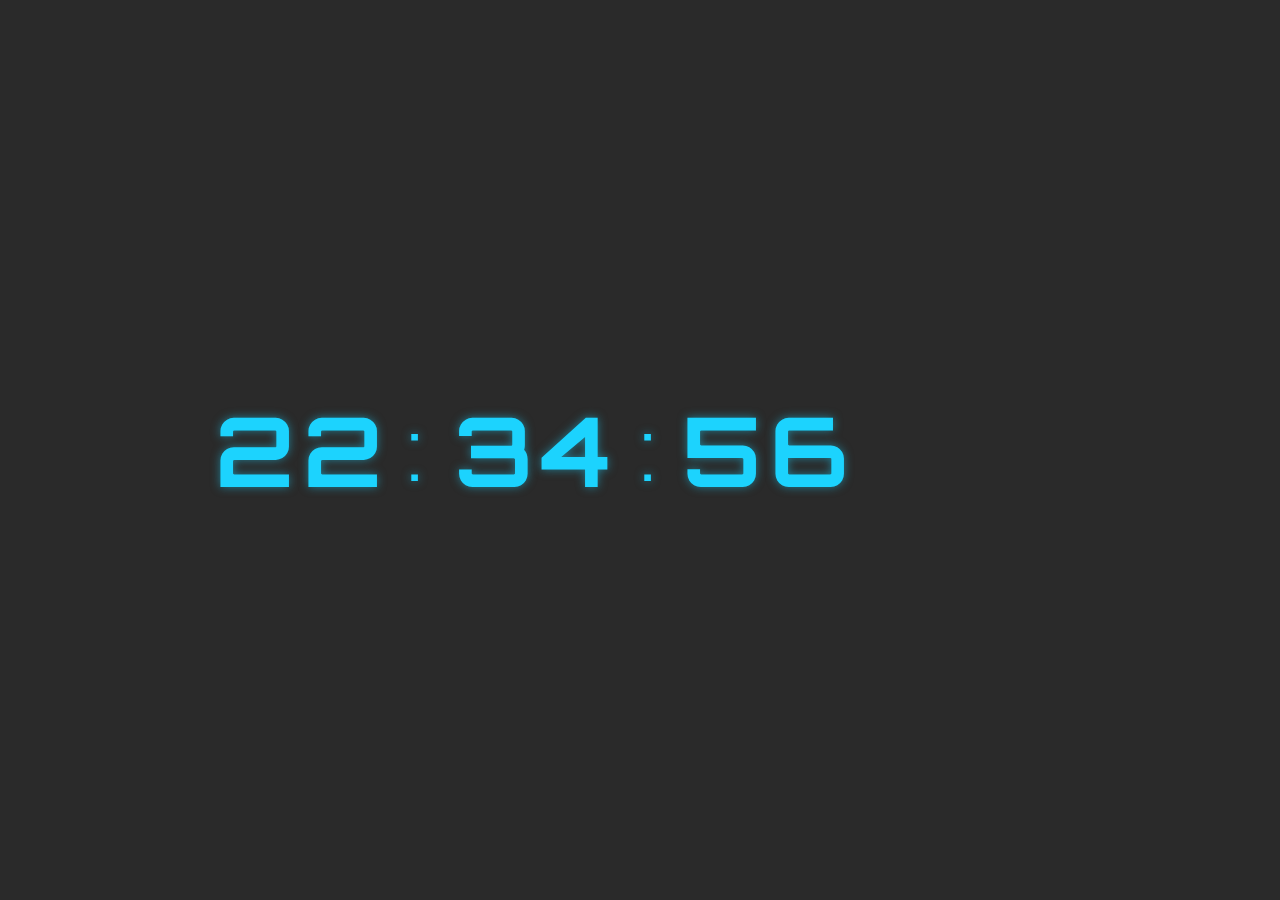
<file: clock/index.html>
<!DOCTYPE html>
<html lang="en">
  <head>
    <meta charset="UTF-8" />
    <meta http-equiv="X-UA-Compatible" content="IE=edge" />
    <meta name="viewport" content="width=device-width, initial-scale=1.0" />
    <link rel="stylesheet" href="css/style.css" />
    <title>Document</title>
  </head>
  <body>
    <div class="timer-container">
      <div class="hour" id="hour"><h1>22</h1></div>
      <span>:</span>
      <div class="minute" id="minute"><h1>34</h1></div>
      <span>:</span>
      <div class="sekund" id="second"><h1>56</h1></div>
      <div class="convention" id="convention"><h1></h1></div>
    </div>
    <script src="js/script.js"></script>
  </body>
</html>
</file>
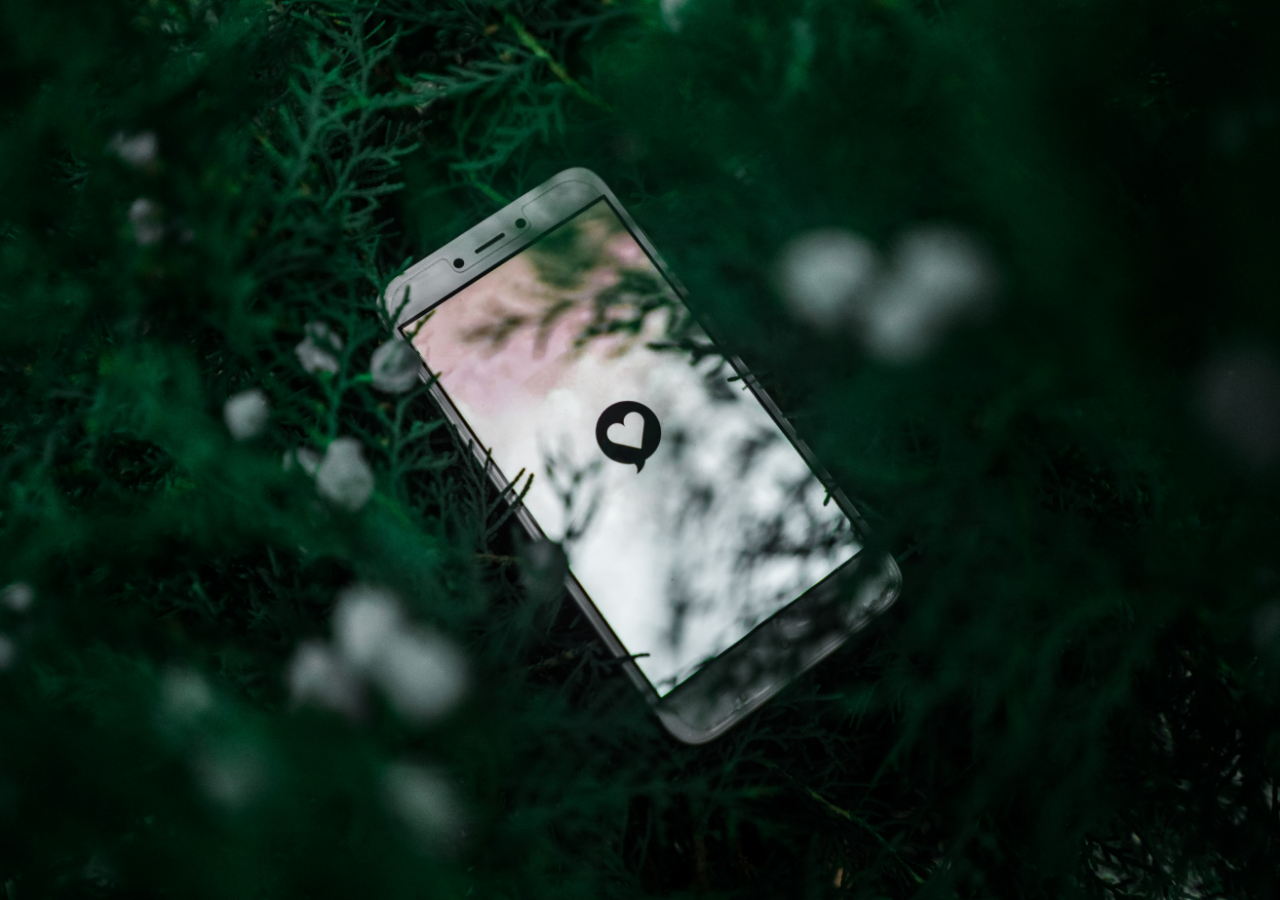
<file: creative snow/index.html>
<!DOCTYPE html>
<html lang="en">
<head>
    <meta charset="UTF-8">
    <meta http-equiv="X-UA-Compatible" content="IE=edge">
    <meta name="viewport" content="width=device-width, initial-scale=1.0">
    <link rel="stylesheet" href="https://cdnjs.cloudflare.com/ajax/libs/font-awesome/6.1.1/css/all.min.css" integrity="sha512-KfkfwYDsLkIlwQp6LFnl8zNdLGxu9YAA1QvwINks4PhcElQSvqcyVLLD9aMhXd13uQjoXtEKNosOWaZqXgel0g==" crossorigin="anonymous" referrerpolicy="no-referrer" />
    <link rel="stylesheet" href="style.css">
    <title>Creative snow || Ansor</title>
</head>
<body>
    <div class="container">
        <!-- <i class="fa-brands fa-telegram"></i>
        <i class="fa-brands fa-instagram"></i>
        <i class="fa-brands fa-facebook"></i>
        <i class="fa-brands fa-youtube"></i> -->
    </div>

    <script src="script.js"></script>
</body>
</html>
</file>
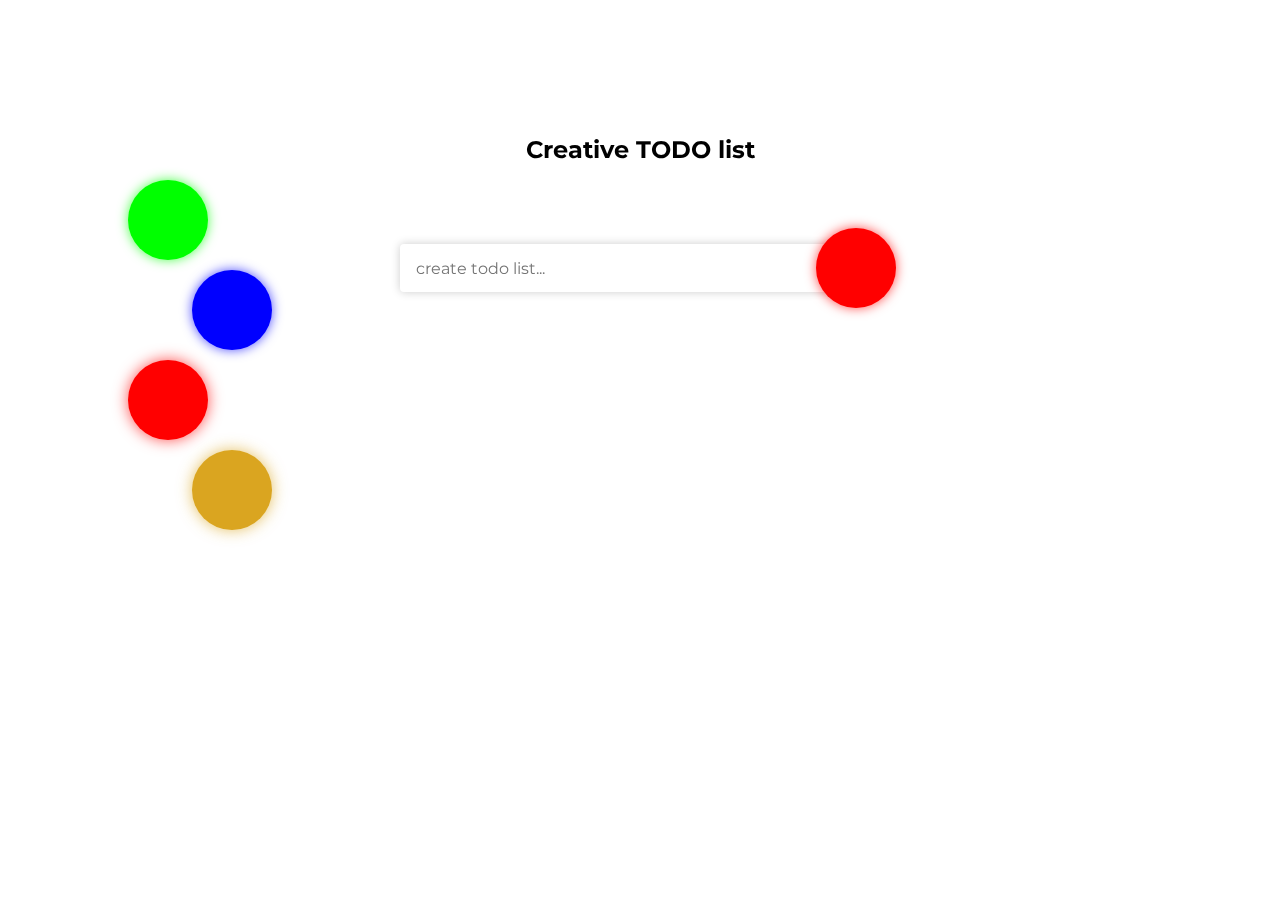
<file: creative todo easy/index.html>
<!DOCTYPE html>
<html lang="en">
  <head>
    <meta charset="UTF-8" />
    <meta http-equiv="X-UA-Compatible" content="IE=edge" />
    <meta name="viewport" content="width=device-width, initial-scale=1.0" />
    <link
      rel="stylesheet"
      href="https://cdnjs.cloudflare.com/ajax/libs/font-awesome/6.1.1/css/all.min.css"
      integrity="sha512-KfkfwYDsLkIlwQp6LFnl8zNdLGxu9YAA1QvwINks4PhcElQSvqcyVLLD9aMhXd13uQjoXtEKNosOWaZqXgel0g=="
      crossorigin="anonymous"
      referrerpolicy="no-referrer"
    />
    <link rel="stylesheet" href="css/style.css" />
    <title>Todo app</title>
  </head>
  <body>
    <div class="circle"><i class="fa-solid fa-circle"></i></div>
    <div class="circle"><i class="fa-solid fa-circle-plus"></i></div>
    <div class="circle"><i class="fa-solid fa-circle"></i></div>
    <div class="circle"><i class="fa-solid fa-circle-check"></i></div>

    <div class="container">
      <h2>Creative TODO list</h2>
      <div class="create-todo">
        <input type="text" id="input" placeholder="create todo list..." />
        <button class="plus" id="add">
          <i class="fa-solid fa-circle-plus"></i>
        </button>
      </div>
      <div class="todo-container"></div>
      </div>
    </div>

    <script src="js/script.js"></script>
  </body>
</html>
</file>
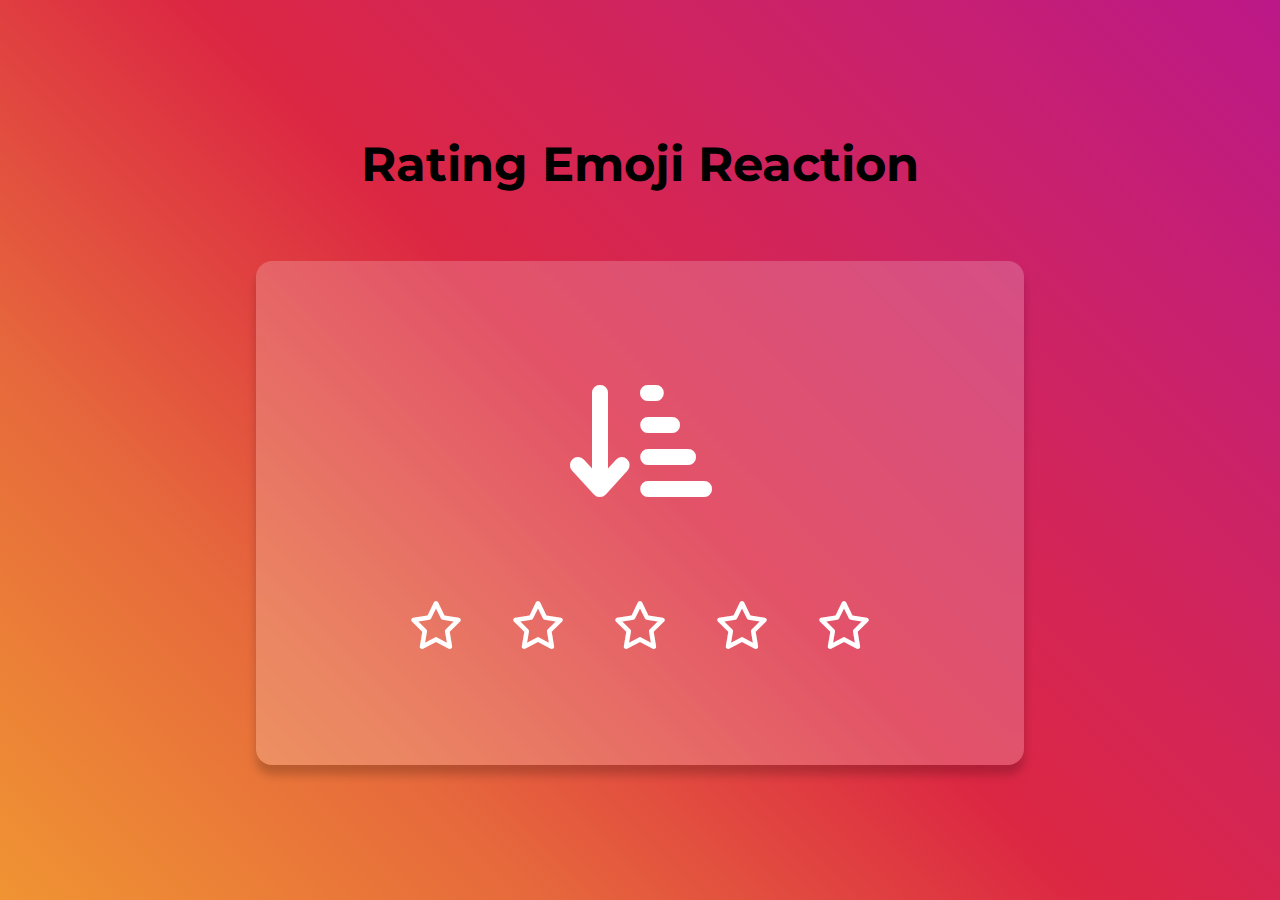
<file: emoji rating/index.html>
<!DOCTYPE html>
<html lang="en">
<head>
    <meta charset="UTF-8">
    <meta http-equiv="X-UA-Compatible" content="IE=edge">
    <meta name="viewport" content="width=device-width, initial-scale=1.0">
    <title>Document</title>
    <link rel="stylesheet" href="style.css">
    <link rel="stylesheet" href="https://cdnjs.cloudflare.com/ajax/libs/font-awesome/6.0.0/css/all.min.css" integrity="sha512-9usAa10IRO0HhonpyAIVpjrylPvoDwiPUiKdWk5t3PyolY1cOd4DSE0Ga+ri4AuTroPR5aQvXU9xC6qOPnzFeg==" crossorigin="anonymous" referrerpolicy="no-referrer" />
</head>
<body>
    <div class="container">
        <h2>Rating Emoji Reaction</h2>
        <main>
            <header>
                <i class="fa-solid fa-arrow-down-short-wide start"></i>
            </header>
            <div class="button">
                <i id="1" class="fa-regular fa-star sty"></i>
                <i id="2" class="fa-regular fa-star sty"></i>
                <i id="3" class="fa-regular fa-star sty"></i>
                <i id="4" class="fa-regular fa-star sty"></i>
                <i id="5" class="fa-regular fa-star sty"></i>
            </div>
        </main>
    </div>
    <script src="script.js"></script>
</body>
</html>
</file>
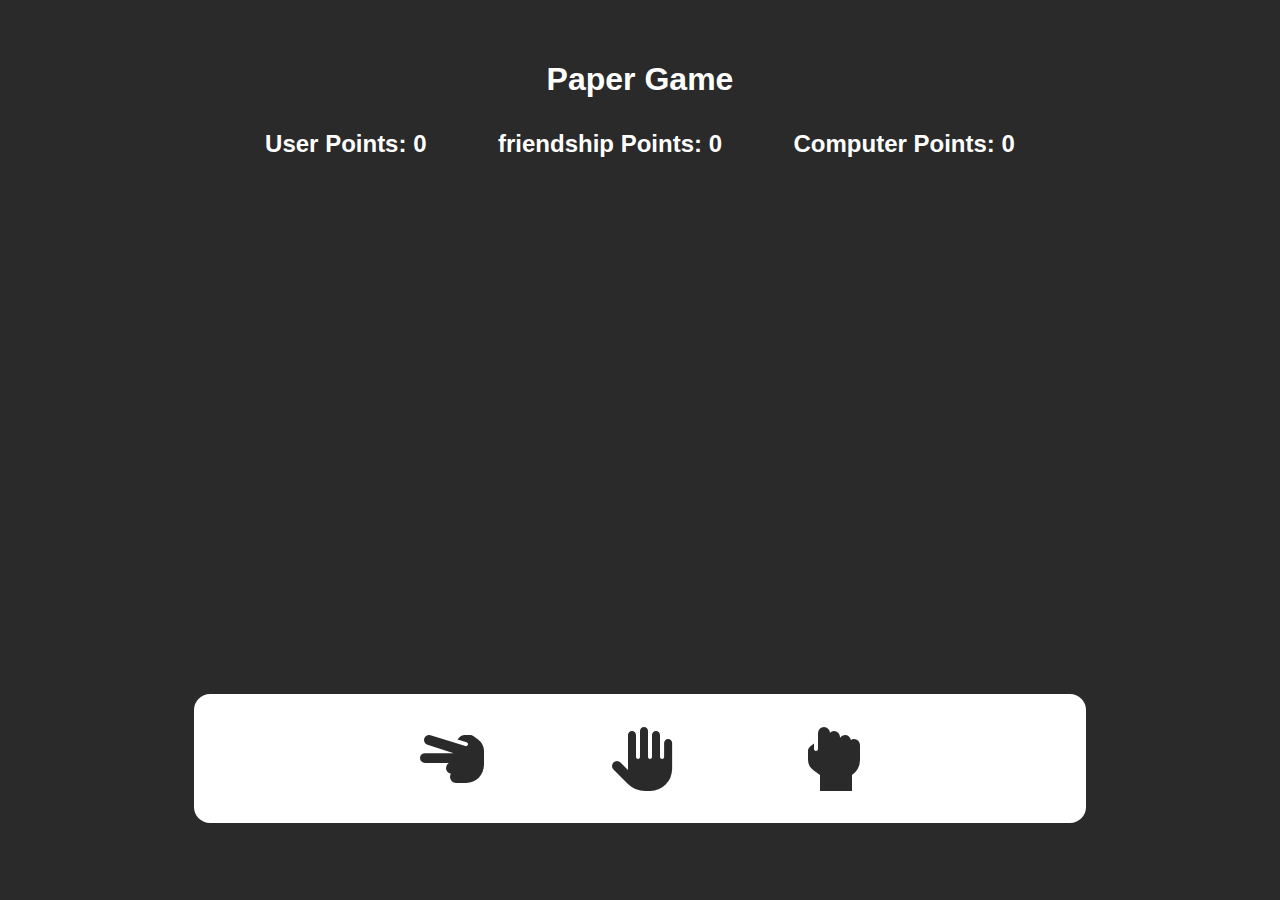
<file: paper/index.html>
<!DOCTYPE html>
<html lang="en">
<head>
    <meta charset="UTF-8">
    <meta http-equiv="X-UA-Compatible" content="IE=edge">
    <meta name="viewport" content="width=device-width, initial-scale=1.0">
    <link rel="stylesheet" href="https://cdnjs.cloudflare.com/ajax/libs/font-awesome/6.0.0/css/all.min.css" integrity="sha512-9usAa10IRO0HhonpyAIVpjrylPvoDwiPUiKdWk5t3PyolY1cOd4DSE0Ga+ri4AuTroPR5aQvXU9xC6qOPnzFeg==" crossorigin="anonymous" referrerpolicy="no-referrer" />
    <link rel="stylesheet" href="style.css">
    <title>Paper game</title>
</head>
<body>
    <div class="container">
        <div class="wrapper">
            <header>
                <h1>Paper Game</h1>
            </header>
            <div class="title">
                <h2>User Points: <span id="user-pointer" class="user-pointer">0</span></h2>
                <h2>friendship Points: <span id="friendship-pointer" class="friendship-pointer">0</span></h2>
                <h2>Computer Points: <span id="comp-pointer" class="comp-pointer">0</span></h2>
            </div>
            <main>
                <div class="user" id="user"></div>
                <div class="comp" id="comp"></div>
            </main>
            <div class="btns" id="btns">
                <i class="fa-solid fa-hand-scissors"></i>
                <i class="fa-solid fa-hand"></i>
                <i class="fa-solid fa-hand-back-fist"></i>
            </div>
        </div>
    </div>
    <script src="script.js"></script>
</body>
</html>
</file>
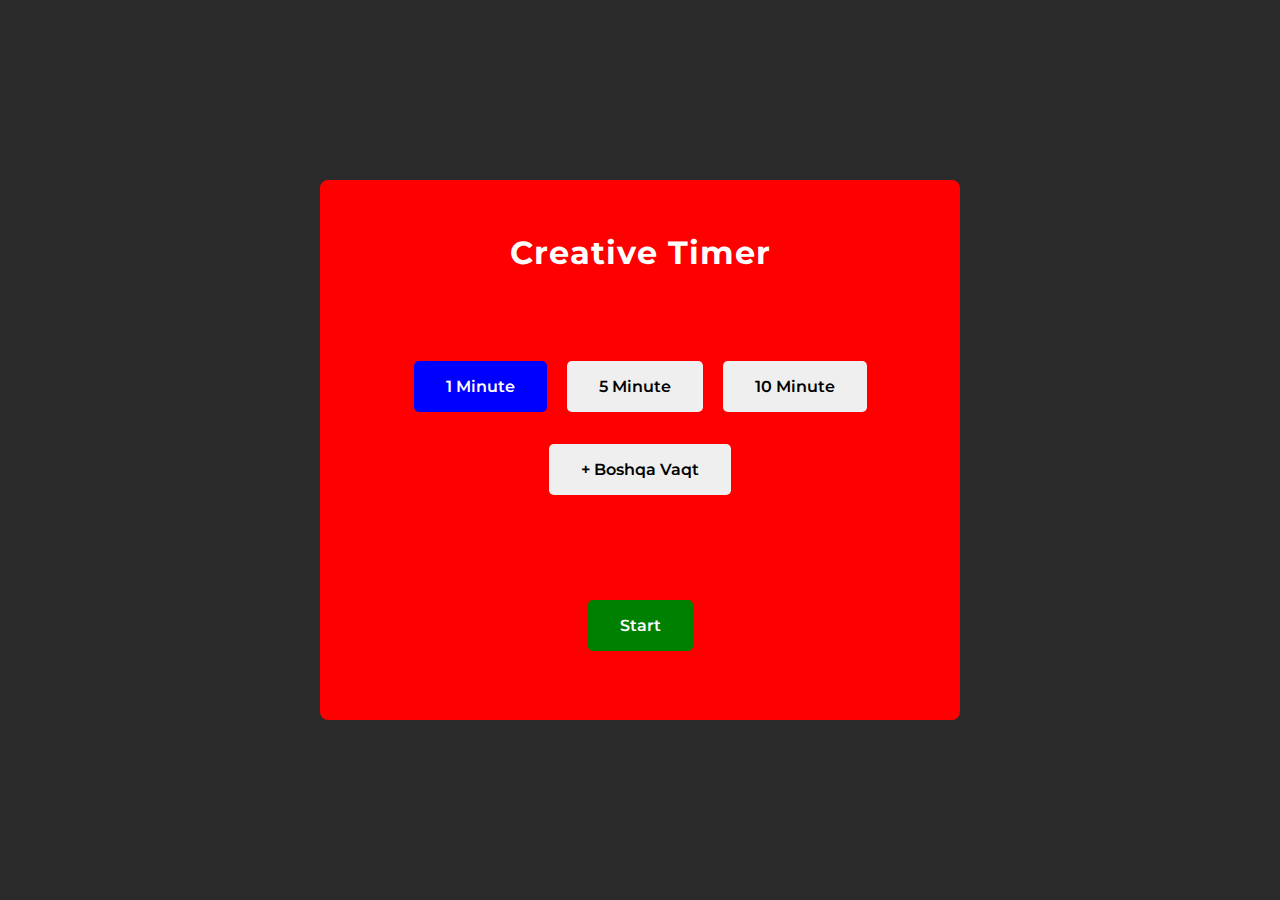
<file: Timer/index.html>
<!DOCTYPE html>
<html lang="en">
<head>
    <meta charset="UTF-8">
    <meta http-equiv="X-UA-Compatible" content="IE=edge">
    <meta name="viewport" content="width=device-width, initial-scale=1.0">
    <link rel="stylesheet" href="https://cdnjs.cloudflare.com/ajax/libs/font-awesome/6.1.1/css/all.min.css" integrity="sha512-KfkfwYDsLkIlwQp6LFnl8zNdLGxu9YAA1QvwINks4PhcElQSvqcyVLLD9aMhXd13uQjoXtEKNosOWaZqXgel0g==" crossorigin="anonymous" referrerpolicy="no-referrer" />
    <link rel="stylesheet" href="css/style.css">
    <title>Timer</title>
</head>
<body>
    <div class="wrapper">
            <h1>creative timer</h1>
            <div class="btns-start">
                <button class="btn active" hour = "00" minute = "01" second = "00">1 Minute</button>
                <button class="btn five" hour = "00" minute = "05" second = "00">5 Minute</button>
                <button class="btn ten" hour = "00" minute = "10" second = "00">10 Minute</button> <br>
                <button class="btn createTime"> + Boshqa Vaqt</button>
            </div>
            <button class="start-timer">Start</button>
    </div>

    <!-- ------------------------------------------------- -->
    
    <div class="container">
        <div class="progress-container">
            <div class="progress"></div>
        </div>
        <h1 class="timer" id="timer"><span class="minute">00</span>:<span class="second">00</span></h1>
        <div class="btns">
            <button class="start" id="start">Start</button>
            <button class="pausa" id="pausa">Pausa</button>
            <button class="reset" id="reset">Reset</button>
        </div>
        <button class="exit" id="exit"><i class="fa-solid fa-arrow-left"></i></button>
    </div>
    <script src="js/script.js"></script>
</body>
</html>
</file>
<file: clock/css/style.css>
@import url("https://fonts.googleapis.com/css2?family=Orbitron:wght@400;500;600;700;800;900&display=swap");
* {
  margin: 0;
  padding: 0;
  box-sizing: border-box;
  font-family: "Orbitron", sans-serif;
}
body {
  height: 100vh;
  width: 100%;
  background-color: #2a2a2a;
  display: flex;
  align-items: center;
  justify-content: center;
  overflow: hidden;
}
.timer-container {
    display: flex;
    align-items: center;
    justify-content: center;
    font-size:3rem;
    color:rgb(28,211,254);
    text-shadow: 0 0 10px rgba(28, 211, 254, 0.5);
    text-align: center;
    letter-spacing: 0.5rem;
}
.timer-container span {
    font-size: 5rem;
}
.hour, .minute, .sekund, .convention {
    margin: 0 1rem;
    width: 11rem;
    /* padding: 0 1rem; */
}

/* ------------------------------------------------------------------------------------- */

@media only screen and (max-width: 992px) {
    .timer-container {
        display: flex;
        font-size: 2.5rem;
    }
    .hour, .minute, .sekund, .convention {
    margin: 0 0.75rem;
    width: 8rem;
    }
    .timer-container span {
    font-size: 4rem;
    }
}

@media only screen and (max-width: 600px) {
        .timer-container {
        font-size: 1.5rem;
    }
    .hour, .minute, .sekund, .convention {
    margin: 0 0.5rem;
    width: 6rem;
    }
    .timer-container span {
    font-size: 3rem;
    }
}
</file>
<file: creative snow/style.css>
*{
    margin: 0;
    padding: 0;
    box-sizing: border-box;
}
body {
    background-color: #fff;
    height: 100vh;
    width: 100%;
    overflow: hidden;
    background-image: url("./back.jpg");
    background-size: cover;
    background-position: center;
}
.container {
    position: relative;
    width: 100%;
}
.fa-facebook, .fa-instagram, .fa-telegram, .fa-youtube {
    position: absolute;
    top: -20px;
    animation: move linear forwards;
}

@keyframes move {
    to {
        transform: translateY(105vh);
    }
}

.fa-telegram {
    color: #0088cc;
}
.fa-instagram {
    color: #fb3958;
}
.fa-facebook {
    color: 	#4267B2;
}
.fa-youtube {
    color: #FF0000;
}
</file>
<file: creative todo easy/css/style.css>
@import url("https://fonts.googleapis.com/css2?family=Montserrat:wght@100;200;300;400;500;600;700;800;900&display=swap");

* {
  margin: 0;
  padding: 0;
  box-sizing: border-box;
  font-family: "Montserrat", sans-serif;
  outline: none;
}
body {
  display: flex;
  height: 100vh;
  width: 100%;
  justify-content: center;
  align-items: center;
}
.container {
  min-height: 70vh;
  min-width: 70%;
  display: flex;
  flex-direction: column;
  align-items: center;
  justify-content: flex-start;
  border-radius: 0.5rem;
}
.container h2 {
  margin-bottom: 5rem;
}
.create-todo {
  position: relative;
  text-align: center;
  display: flex;
  align-items: center;
  margin-bottom: 2rem;
}
input {
  width: 30rem;
  height: 3rem;
  border-radius: 4px;
  border: none;
  box-shadow: 0 0 10px rgba(0, 0, 0, 0.2);
  padding: 0 1rem;
  font-size: 1rem;
}
input:focus {
  outline: none;
}
.plus {
  position: absolute;
  border: none;
  right: -1rem;
  width: 5rem;
  height: 5rem;
  border-radius: 50%;
  color: white;
  background-color: red;
  box-shadow: 0 0 12px rgba(255, 0, 0, 0.7);
  cursor: pointer;
  animation: rgba infinite 2s cubic-bezier(1, 0, 0, 1) alternate;
}
.plus i {
  font-size: 2.5rem;
}

@keyframes rgba {
  0% {
    background-color: red;
    box-shadow: 0 0 12px rgba(255, 0, 0, 0.7);
  }
  50% {
    background-color: rgb(0, 255, 0);
    box-shadow: 0 0 12px rgba(0, 255, 0, 0.7);
  }
  100% {
    background-color: blue;
    box-shadow: 0 0 12px rgba(0, 0, 255, 0.7);
  }
}

/* ----------------------------------------------  */

.circle {
  position: fixed;
  z-index: -1;
  display: flex;
  align-items: center;
  justify-content: center;
  width: 5rem;
  height: 5rem;
  border-radius: 50%;
  color: white;
}
.circle i {
  font-size: 2.5rem;
  transform: rotate(-20deg);
}
.circle:nth-child(1) {
  position: fixed;
  top: 20%;
  left: 10%;
  background-color: rgb(0, 255, 0);
  box-shadow: 0 0 12px rgba(0, 255, 0, 0.7);
}
.circle:nth-child(2) {
  left: 15%;
  top: 30%;
  background-color: blue;
  box-shadow: 0 0 12px rgba(0, 0, 255, 0.7);
}
.circle:nth-child(3) {
  left: 10%;
  top: 40%;
  background-color: red;
  box-shadow: 0 0 15px rgba(255, 0, 0, 0.7);
}
.circle:nth-child(4) {
  position: fixed;
  left: 15%;
  top: 50%;
  background-color: rgb(218, 165, 32);
  box-shadow: 0 0 15px rgba(218, 165, 32, 0.7);
}

/* ------------------------------------------------- */

.todo {
  margin: 0.5rem 0;
  display: flex;
  align-items: center;
  justify-content: space-between;
  height: 3rem;
  border-radius: 4px;
  width: 30rem;
  border: none;
  box-shadow: 0 0 10px rgba(0, 0, 0, 0.2);
  padding: 0 1rem;
  font-size: 1rem;
}

.btns button {
  border: none;
  background-color: white;
}
.btns button i {
  font-size: 2rem;
  margin: 0 0.5rem;
}
.btns button:nth-child(1) i {
  color: green;
}
.btns button:nth-child(2) i {
  color: #e62f22;
}
.complate{
  opacity: 0.8  ;
  text-decoration: line-through;
    color: #e62f22;
}
.remove {
  animation: remove 0.3s infinite;
}
@keyframes remove {
  0% {
    transform: rotate(0.5deg);
  }
  50% {
    transform: rotate(-0.5deg);
  }
  100%{
    transform: rotate(1deg);
  }
}
</file>
<file: emoji rating/style.css>
@import url('https://fonts.googleapis.com/css2?family=Montserrat:wght@100;200;300;400;500;600;700;800;900&display=swap');
* {
    margin: 0;
    font-family: 'Montserrat', sans-serif;
    padding: 0;
    box-sizing: border-box;
}
body {
    width: 100%;
    height: 100vh;
    display: flex;
    justify-content: center;
    align-items: center;
    background: #f09433; 
    background: -moz-linear-gradient(45deg, #f09433 0%, #e6683c 25%, #dc2743 50%, #cc2366 75%, #bc1888 100%); 
    background: -webkit-linear-gradient(45deg, #f09433 0%,#e6683c 25%,#dc2743 50%,#cc2366 75%,#bc1888 100%); 
    background: linear-gradient(45deg, #f09433 0%,#e6683c 25%,#dc2743 50%,#cc2366 75%,#bc1888 100%); 
    filter: progid:DXImageTransform.Microsoft.gradient( startColorstr='#f09433', endColorstr='#bc1888',GradientType=1 );
}
.container {
    width: 60%;
    height: 70%;
    /* background-color: red;    */
    display: flex;
    justify-content: space-between;
    flex-direction: column;
    align-items: center;
}
main {
    margin-top: 2rem;
    height: 80%;
    display: flex;
    flex-direction: column;
    width: 100%;
    justify-content: center;
    align-items: center;
    box-shadow: 0 10px 10px rgba(0, 0, 0, 0.2);
    border-radius: 1rem;
    background: rgba(255, 255, 255, 0.2);
    border-radius: 16px;
    backdrop-filter: blur(5px);
    -webkit-backdrop-filter: blur(5px);
    padding: 2rem;
}
header {
    margin-bottom: 6rem;
}
header i {
    font-size: 8rem;
}
.button {
    width: 50%;
    display: flex;
    justify-content: center;
    align-items: center;
}
.button i {
    font-size: 3rem;
    margin: 0 1.5rem;
}
h2{
    font-size: 3rem;
}

.sty{
    color: #fff;
}
.fa-solid {
    color: rgb(255, 255, 0);
}

header .start{
    color: white;
}

.fa-face-meh,
.fa-face-frown,
.fa-face-grin-stars,
.fa-face-angry,
.fa-face-grin
{
    color: black;
}
</file>
<file: paper/style.css>
*{
    margin: 0;
    padding: 0;
    box-sizing: border-box;
    font-family: 'Gill Sans', 'Gill Sans MT', Calibri, 'Trebuchet MS', sans-serif;
}
body {
    background-color: #2a2a2a;
    width: 100%;
    height: 100vh;
    display: flex;
    justify-content: center;
    align-items: center;
    color: #fff;
}
.container {
    width: 80%;
    height: 90%;

    border-radius: 1rem;
    padding: 1rem;
    display: flex;
    justify-content: center;
    align-items: center;
}
.wrapper{
    width: 90%;
    height: 100%;
    display: flex;
    align-items: center;
    flex-direction: column;
}
.title {
    display: flex;
    margin: 2rem 0;
    justify-content: space-evenly;
    width: 100%;
    height: 10%;
}
main{
    width: 100%;
    height: 70%;
    border-radius: 1rem;
    display: flex;
    justify-content: space-evenly;
    align-items: center;
}
.user,  .comp {
    display: flex;
    justify-content: center;
    align-items: center;
}
.user i, .comp i {
    font-size: 5rem;
    color: white;
}
.comp i {
    color : #fff;
}
main > div {
    width: 40%;
    height: 80%;
    border-radius: 1rem;
}
.btns {
    background-color: #fff;
    height: 20%;
    width: 100%;
    margin: 1rem 0;
    border-radius: 1rem;
    display: flex;
    justify-content: center;
    align-items: center;
}
.btns i {
    color: #2a2a2a;
    font-size: 4rem;
    margin: 0 4rem;
    cursor: pointer;
}
</file>
<file: Timer/css/style.css>
@import url("https://fonts.googleapis.com/css2?family=Montserrat:wght@100;200;300;400;500;600;700;800;900&display=swap");
* {
  padding: 0;
  margin: 0;
  box-sizing: border-box;
  font-family: "Montserrat", sans-serif;
}
body {
  width: 100%;
  height: 100vh;
  background-color: #2a2a2a;
  display: flex;
  align-items: center;
  justify-content: center;
  position: relative;
}
.wrapper {
  align-items: center;
  position: absolute;
  z-index: 2;
  background-color: red;
  width: 50%;
  height: 60vh;
  display: flex;
  align-items: center;
  justify-content: space-around;
  flex-direction: column;
  border-radius: 0.5rem;
  padding: 1rem 2rem;
  color: #fff;
}
.wrapper h1 {
  letter-spacing: 1px;
  text-transform: capitalize;
}
.btns-start {
  text-align: center;
}
.btns-start button {
  border: none;
  padding: 1rem 2rem;
  margin: 1rem 0.5rem;
  border-radius: 0.3rem;
  font-size: 1rem;
  font-weight: 600;
  text-align: center;
}
.btns-start button:hover {
  background-color: rgb(223, 219, 219);
}
.btns-start button.active {
  background-color: blue;
  color: #fff;
}
.wrapper .start-timer {
  border: none;
  padding: 1rem 2rem;
  margin: 1rem 0.5rem;
  border-radius: 0.3rem;
  font-size: 1rem;
  font-weight: 600;
  text-align: center;
  background-color: green;
  color: #fff;
}

/* --------------------------------------- */

.container {
    position: absolute;
    z-index: 1;
    background-color: red;
    width: 50%;
    height: 60vh;
    display: flex;
    align-items: center;
    justify-content: space-around;
    flex-direction: column;
    border-radius: 0.5rem;
    padding: 1rem 2rem;
    color: #fff;
    align-items: center;
    display: none;
}
.progress-container {
    width: 80%;
    height: 3rem;
    background-color: black;
}
.progress {
    width: 80%;
    height: 3rem;
    background-color: #fff;
}
.timer {
    display: flex;
    align-items: center;
    justify-content: center;
}
.timer span {
    font-size: 4rem;
    margin: 0 1rem;
}
.container .exit {
    position: absolute;
    top: 1rem;
    left: 1rem;
    border: none;
    background: transparent;
    color: #fff;
    font-size: 1.5rem;
}
.btns button{
    border: none;
  padding: 1rem 2rem;
  margin: 1rem 0.5rem;
  border-radius: 0.3rem;
  font-size: 1rem;
  font-weight: 600;
  text-align: center; 
}
.btns button:nth-child(1) {
    background-color:green;
    color: #fff;
}
.btns button:nth-child(2) {
    background-color:rgb(175, 10, 43);
    color: #fff;
}
.btns button:nth-child(3) {
    background-color:blue;
    color: #fff;
}
</file>
